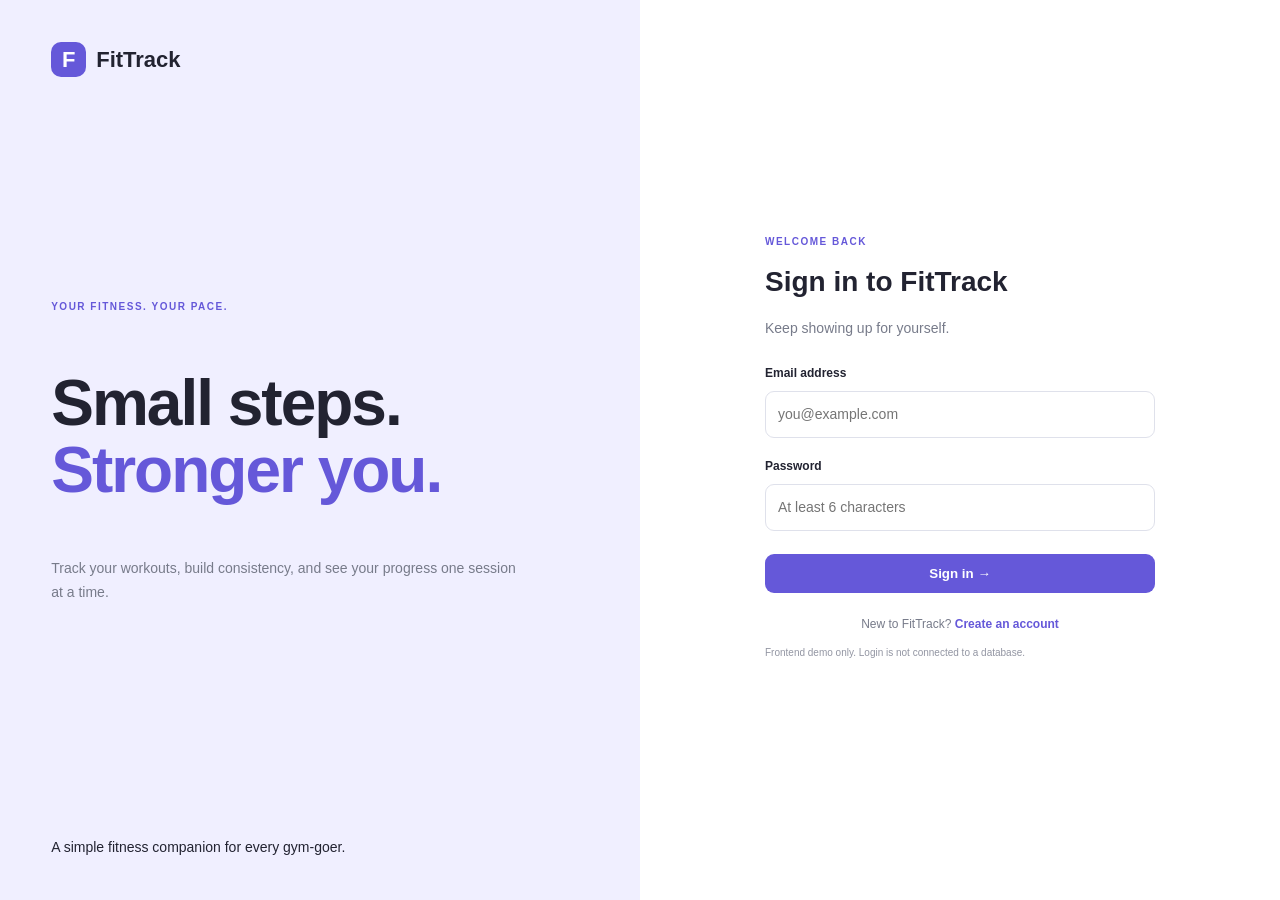
<file: project2/index.html>
<!doctype html>
<html lang="en">
  <head>
    <meta charset="utf-8" />
    <meta name="viewport" content="width=device-width, initial-scale=1" />
    <title>FitTrack | Sign In</title>
    <link rel="stylesheet" href="css/style.css" />
  </head>
  <body class="auth">
    <section class="hero">
      <a class="brand" href="index.html"><b>F</b> FitTrack</a>
      <div>
        <small>YOUR FITNESS. YOUR PACE.</small>
        <h1>Small steps.<br /><em>Stronger you.</em></h1>
        <p>Track your workouts, build consistency, and see your progress one session at a time.</p>
      </div>
      <footer>A simple fitness companion for every gym-goer.</footer>
    </section>

    <main class="authbox">
      <div class="mobilebrand">🟣 FitTrack</div>
      <small>WELCOME BACK</small>
      <h2>Sign in to FitTrack</h2>
      <p class="muted">Keep showing up for yourself.</p>

      <form id="loginForm">
        <label>Email address</label>
        <input id="email" type="email" placeholder="you@example.com" required />

        <label>Password</label>
        <input id="password" type="password" minlength="6" placeholder="At least 6 characters" required />

        <button class="primary">Sign in →</button>
      </form>

      <p class="switch">New to FitTrack? <a href="register.html">Create an account</a></p>
      <p class="note">Frontend demo only. Login is not connected to a database.</p>
    </main>

    <script src="js/app.js"></script>
  </body>
</html>
</file>
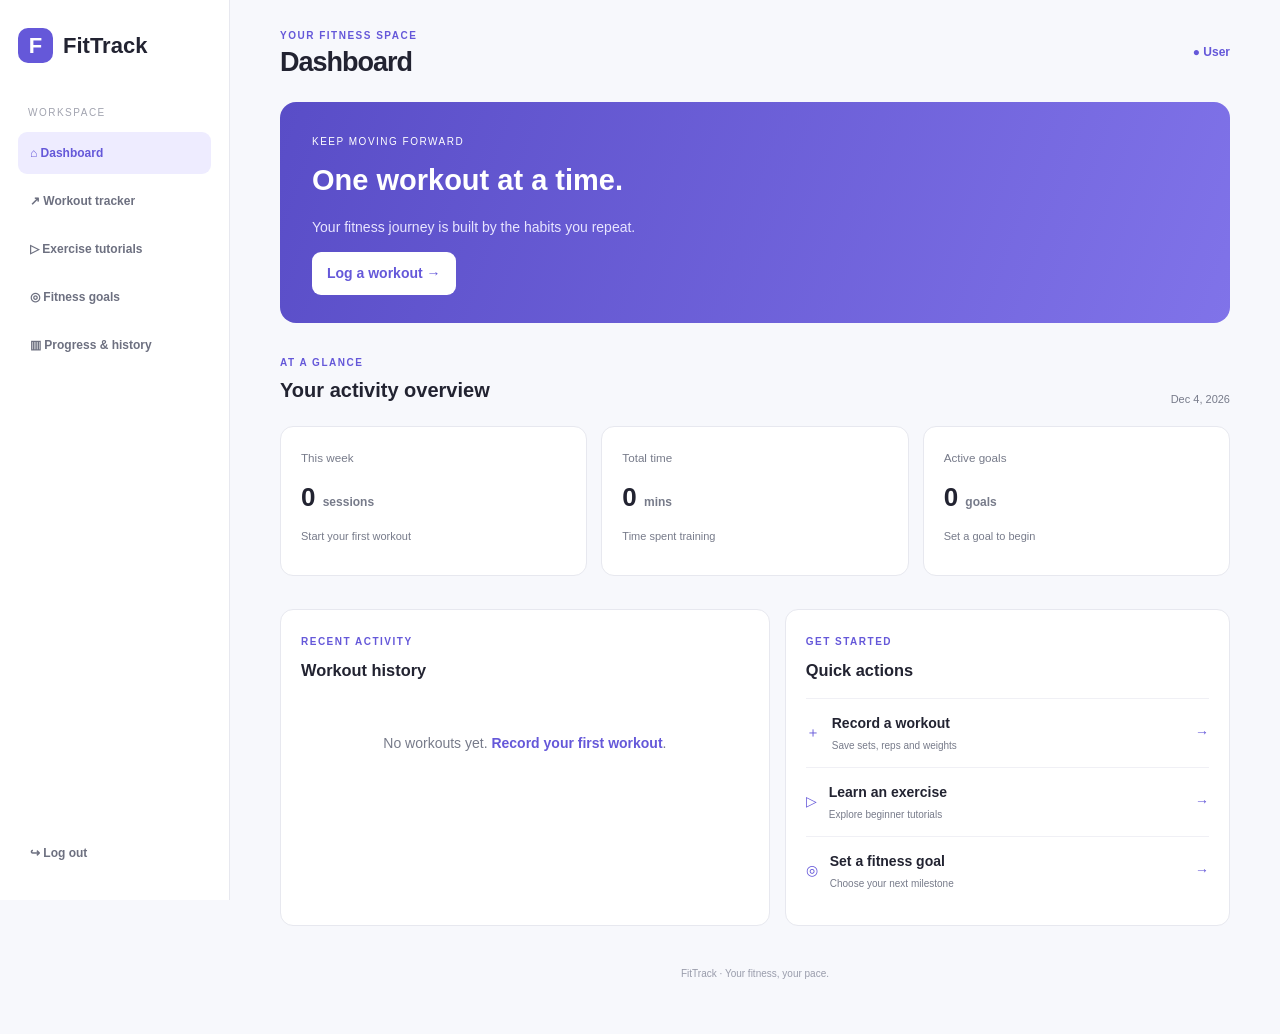
<file: project2/dashboard.html>
<!doctype html>
<html lang="en">
  <head>
    <meta charset="utf-8" />
    <meta name="viewport" content="width=device-width, initial-scale=1" />
    <title>FitTrack | Dashboard</title>
    <link rel="stylesheet" href="css/style.css" />
  </head>
  <body class="app">
    <aside class="sidebar" id="sidebar">
      <a class="brand" href="dashboard.html"><b>F</b> FitTrack</a>
      <small>WORKSPACE</small>
      <nav>
        <a class="active" href="dashboard.html">⌂ Dashboard</a>
        <a href="workouts.html">↗ Workout tracker</a>
        <a href="tutorials.html">▷ Exercise tutorials</a>
        <a href="goals.html">◎ Fitness goals</a>
        <a href="progress.html">▥ Progress & history</a>
      </nav>
      <button class="navlogout" data-logout>↪ Log out</button>
    </aside>

    <main class="main">
      <header>
        <button id="menuToggle" class="menu">☰</button>
        <div>
          <small>YOUR FITNESS SPACE</small>
          <h1>Dashboard</h1>
        </div>
        <span class="user">● <b id="displayName">User</b></span>
      </header>

      <section class="banner">
        <small>KEEP MOVING FORWARD</small>
        <h2>One workout at a time.</h2>
        <p>Your fitness journey is built by the habits you repeat.</p>
        <a class="lightbtn" href="workouts.html">Log a workout →</a>
      </section>

      <div class="sectiontitle">
        <div>
          <small>AT A GLANCE</small>
          <h2>Your activity overview</h2>
        </div>
        <span id="todayDate"></span>
      </div>

      <section class="stats">
        <article>
          <small>This week</small>
          <h2 id="workoutCount">0 <small>sessions</small></h2>
          <p>Start your first workout</p>
        </article>
        <article>
          <small>Total time</small>
          <h2 id="minuteCount">0 <small>mins</small></h2>
          <p>Time spent training</p>
        </article>
        <article>
          <small>Active goals</small>
          <h2 id="goalCount">0 <small>goals</small></h2>
          <p>Set a goal to begin</p>
        </article>
      </section>

      <section class="columns">
        <article class="panel">
          <small>RECENT ACTIVITY</small>
          <h3>Workout history</h3>
          <div id="recent" class="empty">
            No workouts yet. <a href="workouts.html">Record your first workout</a>.
          </div>
        </article>

        <article class="panel">
          <small>GET STARTED</small>
          <h3>Quick actions</h3>
          <a class="quick" href="workouts.html">
            ＋ <span><b>Record a workout</b><small>Save sets, reps and weights</small></span> →
          </a>
          <a class="quick" href="tutorials.html">
            ▷ <span><b>Learn an exercise</b><small>Explore beginner tutorials</small></span> →
          </a>
          <a class="quick" href="goals.html">
            ◎ <span><b>Set a fitness goal</b><small>Choose your next milestone</small></span> →
          </a>
        </article>
      </section>

      <footer>FitTrack · Your fitness, your pace.</footer>
    </main>

    <div class="overlay" id="logoutModal" hidden>
      <section class="modal">
        <h2>Log out of FitTrack?</h2>
        <p>Are you sure you want to log out of your account?</p>
        <button id="cancelLogout" class="secondary">No, stay here</button>
        <button id="confirmLogout" class="primary">Yes, log out</button>
      </section>
    </div>

    <script src="js/app.js"></script>
  </body>
</html>
</file>
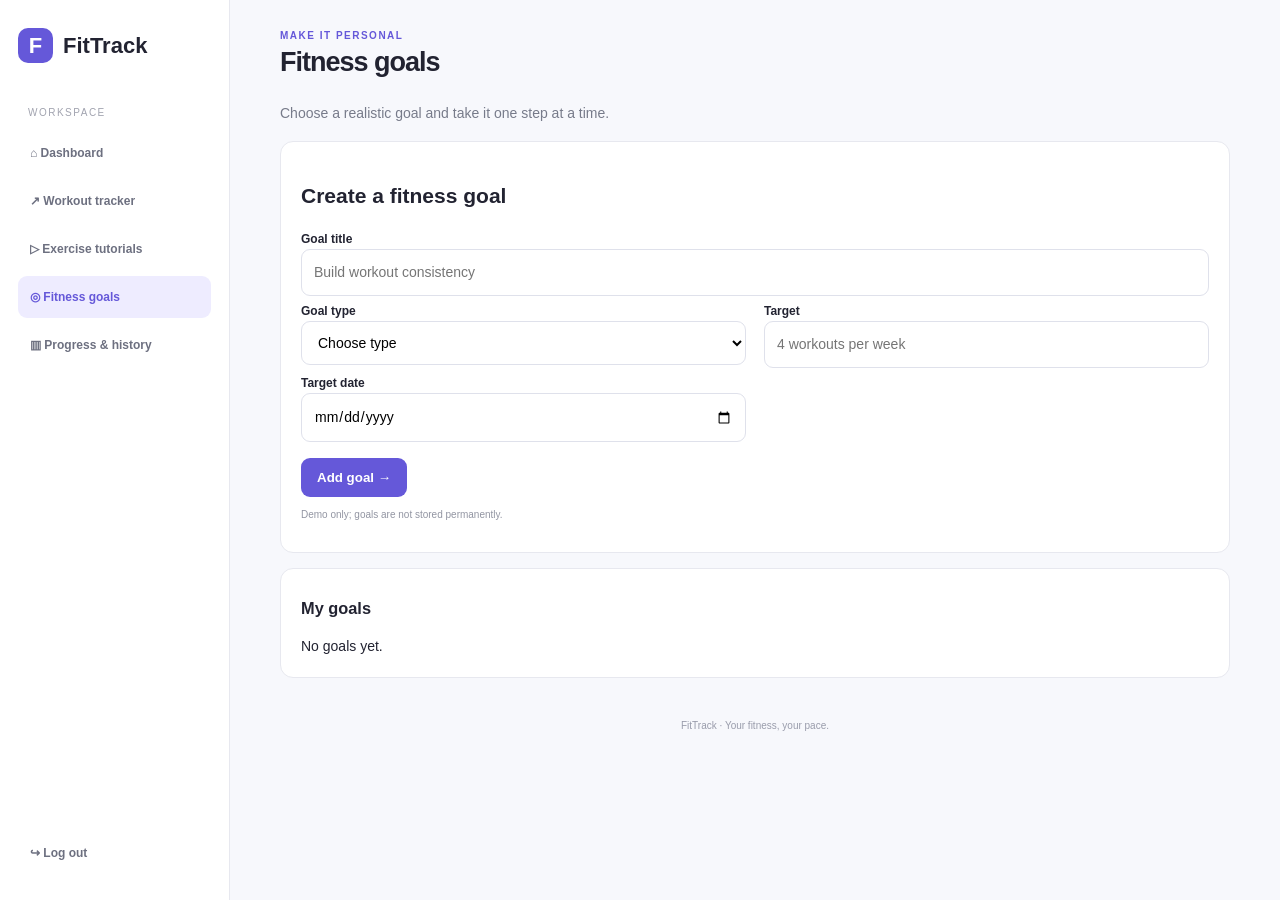
<file: project2/goals.html>
<!doctype html>
<html lang="en">
  <head>
    <meta charset="utf-8" />
    <meta name="viewport" content="width=device-width, initial-scale=1" />
    <title>FitTrack | Goals</title>
    <link rel="stylesheet" href="css/style.css" />
  </head>
  <body class="app">
    <aside class="sidebar" id="sidebar">
      <a class="brand" href="dashboard.html"><b>F</b> FitTrack</a>
      <small>WORKSPACE</small>
      <nav>
        <a href="dashboard.html">⌂ Dashboard</a>
        <a href="workouts.html">↗ Workout tracker</a>
        <a href="tutorials.html">▷ Exercise tutorials</a>
        <a class="active" href="goals.html">◎ Fitness goals</a>
        <a href="progress.html">▥ Progress & history</a>
      </nav>
      <button class="navlogout" data-logout>↪ Log out</button>
    </aside>

    <main class="main">
      <header>
        <button id="menuToggle" class="menu">☰</button>
        <div>
          <small>MAKE IT PERSONAL</small>
          <h1>Fitness goals</h1>
        </div>
      </header>

      <p class="muted">Choose a realistic goal and take it one step at a time.</p>

      <section class="panel">
        <h2>Create a fitness goal</h2>

        <form id="goalForm" class="formgrid">
          <div class="wide">
            <label>Goal title</label>
            <input id="goalTitle" required placeholder="Build workout consistency" />
          </div>

          <div>
            <label>Goal type</label>
            <select id="goalType" required>
              <option value="">Choose type</option>
              <option>Strength</option>
              <option>Weight management</option>
              <option>Endurance</option>
              <option>Consistency</option>
              <option>General fitness</option>
            </select>
          </div>

          <div>
            <label>Target</label>
            <input id="goalTarget" required placeholder="4 workouts per week" />
          </div>

          <div>
            <label>Target date</label>
            <input id="goalDate" type="date" required />
          </div>

          <div class="wide">
            <button class="primary">Add goal →</button>
            <p class="note">Demo only; goals are not stored permanently.</p>
          </div>
        </form>
      </section>

      <section class="panel">
        <h3>My goals</h3>
        <div id="goalsList" class="goalitems">No goals yet.</div>
      </section>

      <footer>FitTrack · Your fitness, your pace.</footer>
    </main>

    <div class="overlay" id="logoutModal" hidden>
      <section class="modal">
        <h2>Log out of FitTrack?</h2>
        <p>Are you sure you want to log out?</p>
        <button id="cancelLogout" class="secondary">No, stay here</button>
        <button id="confirmLogout" class="primary">Yes, log out</button>
      </section>
    </div>

    <script src="js/app.js"></script>
  </body>
</html>
</file>
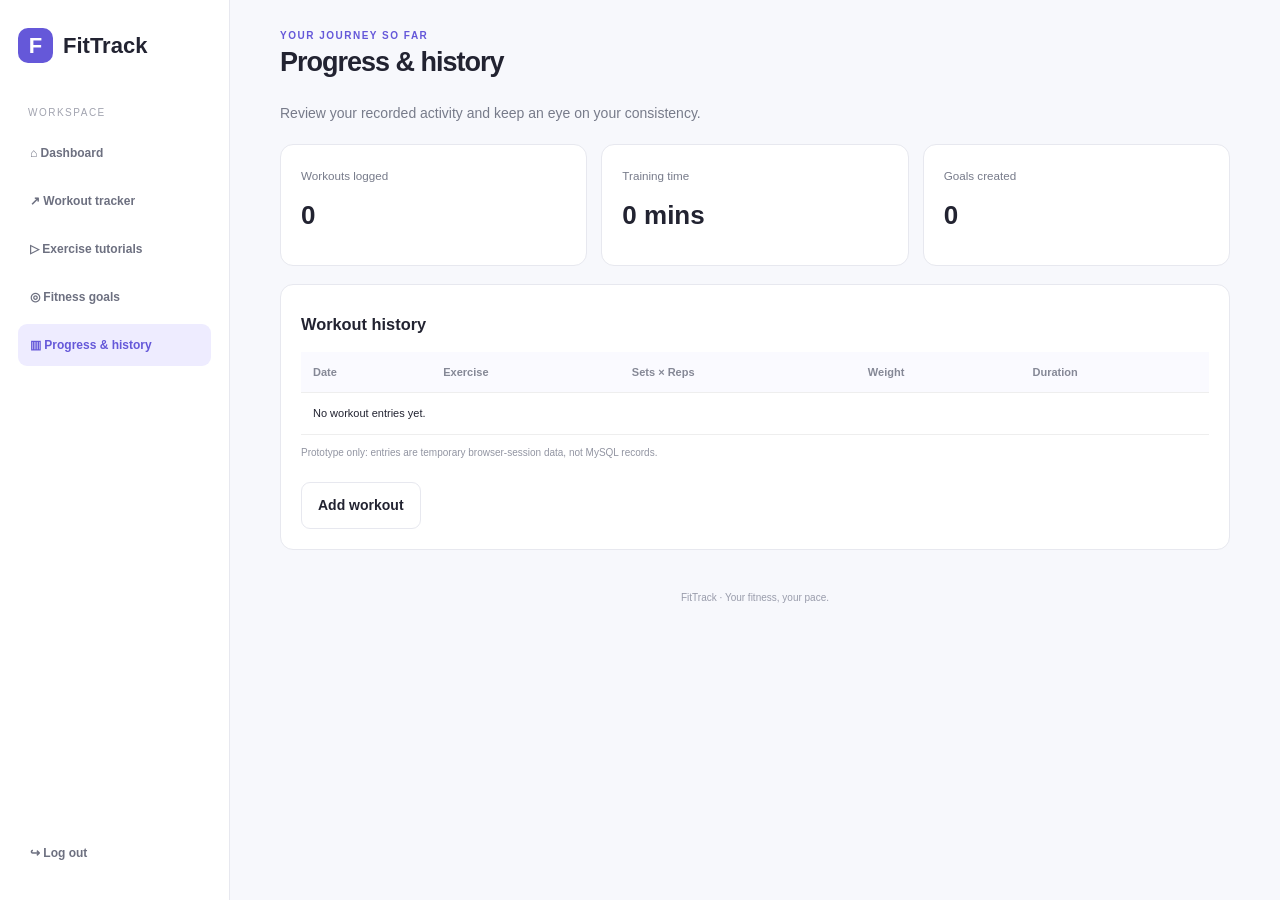
<file: project2/progress.html>
<!doctype html>
<html lang="en">
  <head>
    <meta charset="utf-8" />
    <meta name="viewport" content="width=device-width, initial-scale=1" />
    <title>FitTrack | Progress</title>
    <link rel="stylesheet" href="css/style.css" />
  </head>
  <body class="app">
    <aside class="sidebar" id="sidebar">
      <a class="brand" href="dashboard.html"><b>F</b> FitTrack</a>
      <small>WORKSPACE</small>
      <nav>
        <a href="dashboard.html">⌂ Dashboard</a>
        <a href="workouts.html">↗ Workout tracker</a>
        <a href="tutorials.html">▷ Exercise tutorials</a>
        <a href="goals.html">◎ Fitness goals</a>
        <a class="active" href="progress.html">▥ Progress & history</a>
      </nav>
      <button class="navlogout" data-logout>↪ Log out</button>
    </aside>

    <main class="main">
      <header>
        <button id="menuToggle" class="menu">☰</button>
        <div>
          <small>YOUR JOURNEY SO FAR</small>
          <h1>Progress & history</h1>
        </div>
      </header>

      <p class="muted">Review your recorded activity and keep an eye on your consistency.</p>

      <section class="stats">
        <article>
          <small>Workouts logged</small>
          <h2 id="progressCount">0</h2>
        </article>
        <article>
          <small>Training time</small>
          <h2 id="progressMinutes">0 mins</h2>
        </article>
        <article>
          <small>Goals created</small>
          <h2 id="progressGoals">0</h2>
        </article>
      </section>

      <section class="panel">
        <h3>Workout history</h3>

        <div class="tablewrap">
          <table>
            <thead>
              <tr>
                <th>Date</th>
                <th>Exercise</th>
                <th>Sets × Reps</th>
                <th>Weight</th>
                <th>Duration</th>
              </tr>
            </thead>
            <tbody id="historyRows"></tbody>
          </table>
        </div>

        <p class="note">Prototype only: entries are temporary browser-session data, not MySQL records.</p>
        <a class="secondary inline" href="workouts.html">Add workout</a>
      </section>

      <footer>FitTrack · Your fitness, your pace.</footer>
    </main>

    <div class="overlay" id="logoutModal" hidden>
      <section class="modal">
        <h2>Log out of FitTrack?</h2>
        <p>Are you sure you want to log out?</p>
        <button id="cancelLogout" class="secondary">No, stay here</button>
        <button id="confirmLogout" class="primary">Yes, log out</button>
      </section>
    </div>

    <script src="js/app.js"></script>
  </body>
</html>
</file>
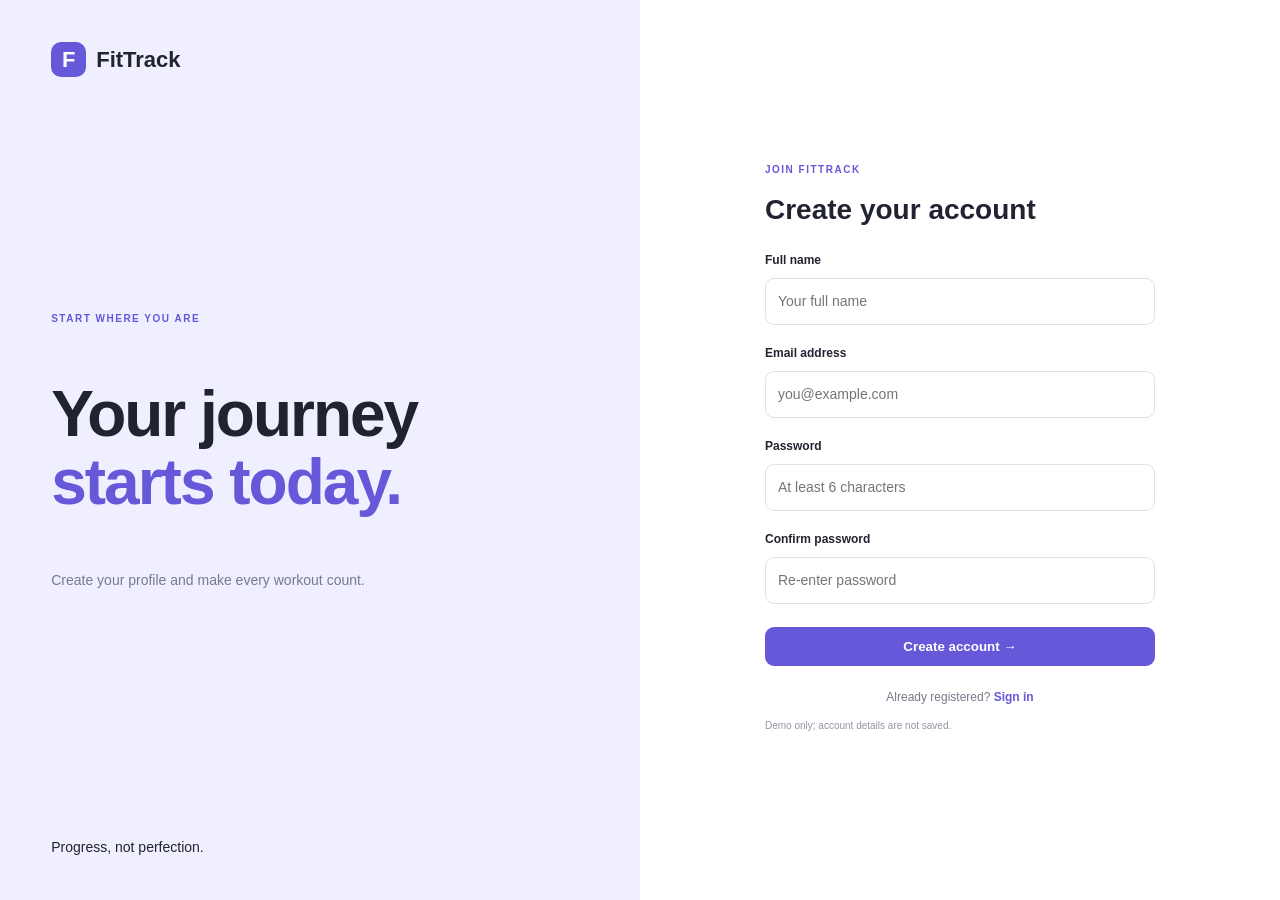
<file: project2/register.html>
<!doctype html>
<html lang="en">
  <head>
    <meta charset="utf-8" />
    <meta name="viewport" content="width=device-width, initial-scale=1" />
    <title>FitTrack | Register</title>
    <link rel="stylesheet" href="css/style.css" />
  </head>
  <body class="auth">
    <section class="hero">
      <a class="brand" href="index.html"><b>F</b> FitTrack</a>
      <div>
        <small>START WHERE YOU ARE</small>
        <h1>Your journey<br /><em>starts today.</em></h1>
        <p>Create your profile and make every workout count.</p>
      </div>
      <footer>Progress, not perfection.</footer>
    </section>

    <main class="authbox">
      <div class="mobilebrand">🟣 FitTrack</div>
      <small>JOIN FITTRACK</small>
      <h2>Create your account</h2>

      <form id="registerForm">
        <label>Full name</label>
        <input id="name" required placeholder="Your full name" />

        <label>Email address</label>
        <input id="regEmail" type="email" required placeholder="you@example.com" />

        <label>Password</label>
        <input id="regPass" type="password" minlength="6" required placeholder="At least 6 characters" />

        <label>Confirm password</label>
        <input id="confirmPass" type="password" minlength="6" required placeholder="Re-enter password" />

        <button class="primary">Create account →</button>
      </form>

      <p class="switch">Already registered? <a href="index.html">Sign in</a></p>
      <p class="note">Demo only; account details are not saved.</p>
    </main>

    <script src="js/app.js"></script>
  </body>
</html>
</file>
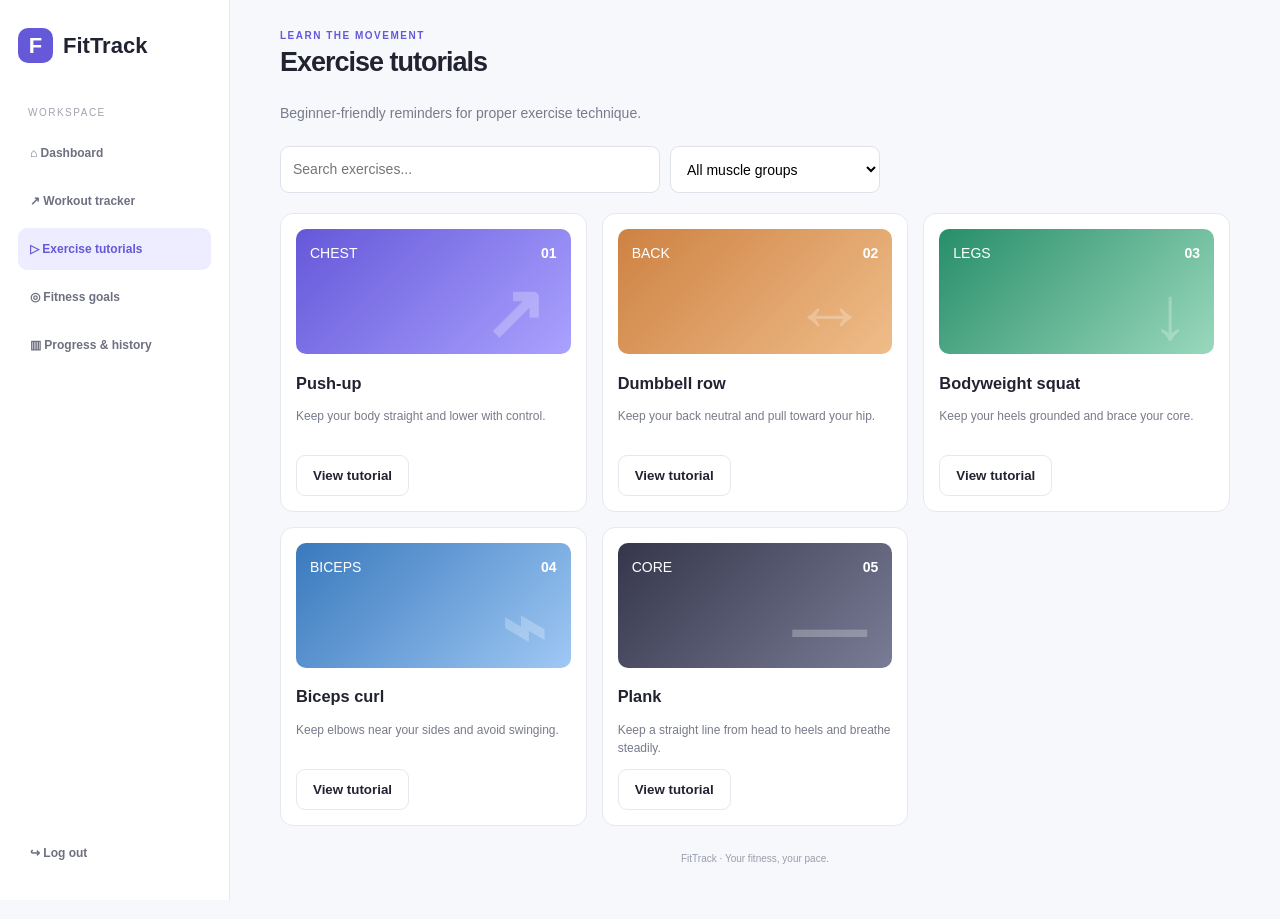
<file: project2/tutorials.html>
<!doctype html>
<html lang="en">
  <head>
    <meta charset="utf-8" />
    <meta name="viewport" content="width=device-width, initial-scale=1" />
    <title>FitTrack | Tutorials</title>
    <link rel="stylesheet" href="css/style.css" />
  </head>
  <body class="app">
    <aside class="sidebar" id="sidebar">
      <a class="brand" href="dashboard.html"><b>F</b> FitTrack</a>
      <small>WORKSPACE</small>
      <nav>
        <a href="dashboard.html">⌂ Dashboard</a>
        <a href="workouts.html">↗ Workout tracker</a>
        <a class="active" href="tutorials.html">▷ Exercise tutorials</a>
        <a href="goals.html">◎ Fitness goals</a>
        <a href="progress.html">▥ Progress & history</a>
      </nav>
      <button class="navlogout" data-logout>↪ Log out</button>
    </aside>

    <main class="main">
      <header>
        <button id="menuToggle" class="menu">☰</button>
        <div>
          <small>LEARN THE MOVEMENT</small>
          <h1>Exercise tutorials</h1>
        </div>
      </header>

      <p class="muted">Beginner-friendly reminders for proper exercise technique.</p>

      <div class="filters">
        <input id="tutorialSearch" placeholder="Search exercises..." />
        <select id="categoryFilter">
          <option value="all">All muscle groups</option>
          <option>Chest</option>
          <option>Back</option>
          <option>Legs</option>
          <option>Biceps</option>
          <option>Core</option>
        </select>
      </div>

      <section class="cards" id="tutorialGrid">
        <article data-category="Chest" data-name="push-up">
          <div class="visual purplebg">CHEST <strong>01</strong><b>↗</b></div>
          <h3>Push-up</h3>
          <p>Keep your body straight and lower with control.</p>
          <button class="secondary video-demo" data-exercise="Push-up">View tutorial</button>
        </article>

        <article data-category="Back" data-name="dumbbell row">
          <div class="visual orangebg">BACK <strong>02</strong><b>↔</b></div>
          <h3>Dumbbell row</h3>
          <p>Keep your back neutral and pull toward your hip.</p>
          <button class="secondary video-demo" data-exercise="Dumbbell row">View tutorial</button>
        </article>

        <article data-category="Legs" data-name="squat">
          <div class="visual greenbg">LEGS <strong>03</strong><b>↓</b></div>
          <h3>Bodyweight squat</h3>
          <p>Keep your heels grounded and brace your core.</p>
          <button class="secondary video-demo" data-exercise="Bodyweight squat">View tutorial</button>
        </article>

        <article data-category="Biceps" data-name="biceps curl">
          <div class="visual bluebg">BICEPS <strong>04</strong><b>⌁</b></div>
          <h3>Biceps curl</h3>
          <p>Keep elbows near your sides and avoid swinging.</p>
          <button class="secondary video-demo" data-exercise="Biceps curl">View tutorial</button>
        </article>

        <article data-category="Core" data-name="plank">
          <div class="visual darkbg">CORE <strong>05</strong><b>—</b></div>
          <h3>Plank</h3>
          <p>Keep a straight line from head to heels and breathe steadily.</p>
          <button class="secondary video-demo" data-exercise="Plank">View tutorial</button>
        </article>
      </section>

      <footer>FitTrack · Your fitness, your pace.</footer>
    </main>

    <div class="overlay" id="logoutModal" hidden>
      <section class="modal">
        <h2>Log out of FitTrack?</h2>
        <p>Are you sure you want to log out?</p>
        <button id="cancelLogout" class="secondary">No, stay here</button>
        <button id="confirmLogout" class="primary">Yes, log out</button>
      </section>
    </div>

    <script src="js/app.js"></script>
  </body>
</html>
</file>
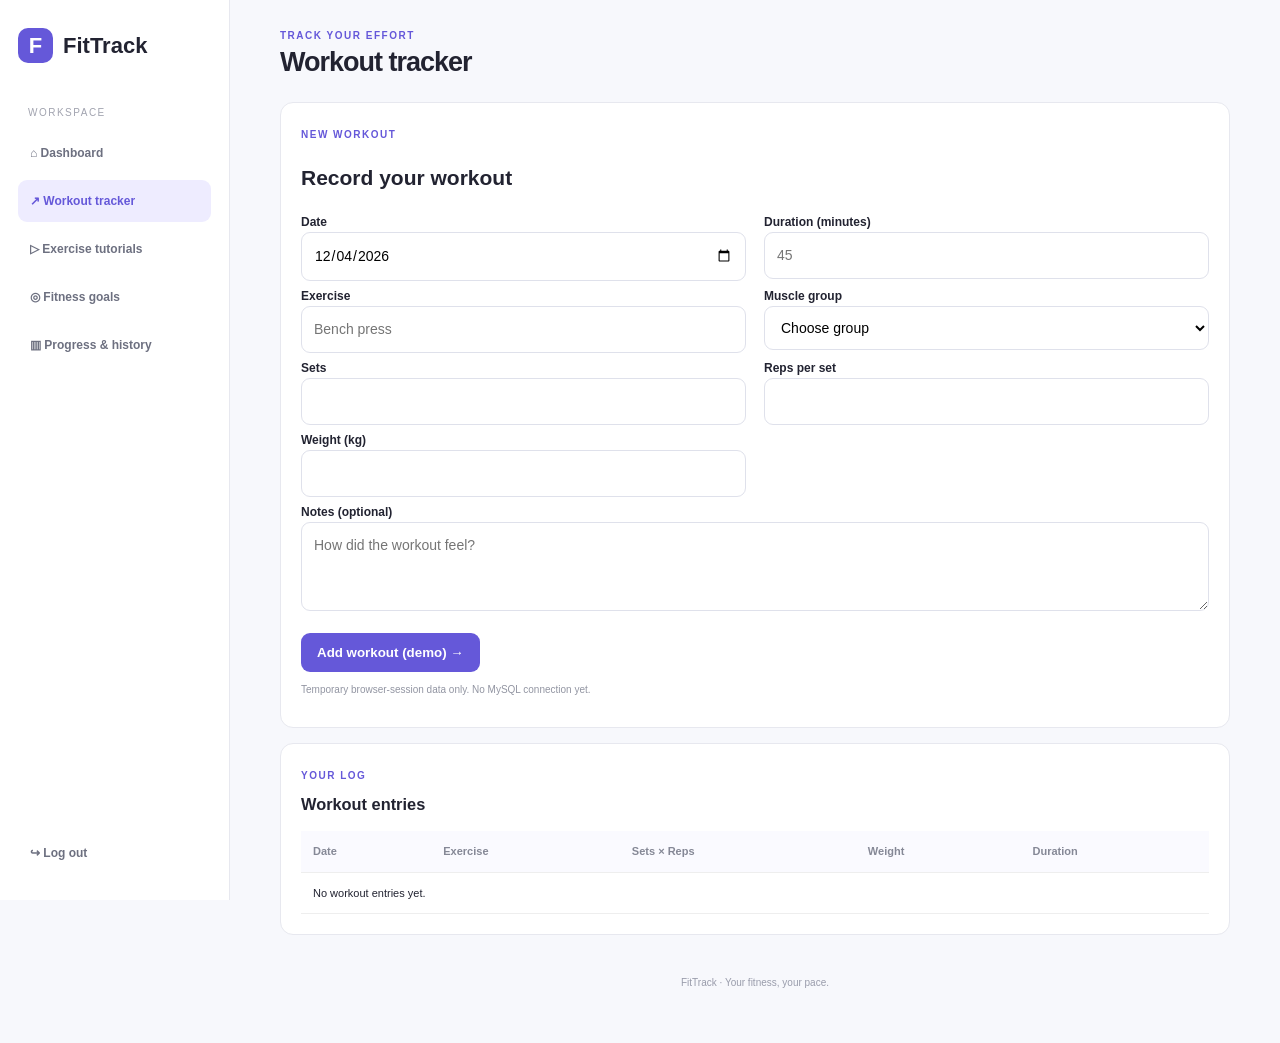
<file: project2/workouts.html>
<!doctype html>
<html lang="en">
  <head>
    <meta charset="utf-8" />
    <meta name="viewport" content="width=device-width, initial-scale=1" />
    <title>FitTrack | Workouts</title>
    <link rel="stylesheet" href="css/style.css" />
  </head>
  <body class="app">
    <aside class="sidebar" id="sidebar">
      <a class="brand" href="dashboard.html"><b>F</b> FitTrack</a>
      <small>WORKSPACE</small>
      <nav>
        <a href="dashboard.html">⌂ Dashboard</a>
        <a class="active" href="workouts.html">↗ Workout tracker</a>
        <a href="tutorials.html">▷ Exercise tutorials</a>
        <a href="goals.html">◎ Fitness goals</a>
        <a href="progress.html">▥ Progress & history</a>
      </nav>
      <button class="navlogout" data-logout>↪ Log out</button>
    </aside>

    <main class="main">
      <header>
        <button id="menuToggle" class="menu">☰</button>
        <div>
          <small>TRACK YOUR EFFORT</small>
          <h1>Workout tracker</h1>
        </div>
      </header>

      <section class="panel">
        <small>NEW WORKOUT</small>
        <h2>Record your workout</h2>

        <form id="workoutForm" class="formgrid">
          <div>
            <label>Date</label>
            <input id="date" type="date" required />
          </div>
          <div>
            <label>Duration (minutes)</label>
            <input id="duration" type="number" min="1" required placeholder="45" />
          </div>
          <div>
            <label>Exercise</label>
            <input id="exercise" required placeholder="Bench press" />
          </div>
          <div>
            <label>Muscle group</label>
            <select id="muscle" required>
              <option value="">Choose group</option>
              <option>Chest</option>
              <option>Back</option>
              <option>Shoulders</option>
              <option>Biceps</option>
              <option>Triceps</option>
              <option>Legs</option>
              <option>Core</option>
              <option>Full body</option>
            </select>
          </div>
          <div>
            <label>Sets</label>
            <input id="sets" type="number" min="1" required />
          </div>
          <div>
            <label>Reps per set</label>
            <input id="reps" type="number" min="1" required />
          </div>
          <div>
            <label>Weight (kg)</label>
            <input id="weight" type="number" min="0" step=".5" required />
          </div>
          <div class="wide">
            <label>Notes (optional)</label>
            <textarea id="notes" rows="3" placeholder="How did the workout feel?"></textarea>
          </div>
          <div class="wide">
            <button class="primary">Add workout (demo) →</button>
            <p class="note">Temporary browser-session data only. No MySQL connection yet.</p>
          </div>
        </form>
      </section>

      <section class="panel">
        <small>YOUR LOG</small>
        <h3>Workout entries</h3>

        <div class="tablewrap">
          <table>
            <thead>
              <tr>
                <th>Date</th>
                <th>Exercise</th>
                <th>Sets × Reps</th>
                <th>Weight</th>
                <th>Duration</th>
              </tr>
            </thead>
            <tbody id="workoutRows"></tbody>
          </table>
        </div>
      </section>

      <footer>FitTrack · Your fitness, your pace.</footer>
    </main>

    <div class="overlay" id="logoutModal" hidden>
      <section class="modal">
        <h2>Log out of FitTrack?</h2>
        <p>Are you sure you want to log out?</p>
        <button id="cancelLogout" class="secondary">No, stay here</button>
        <button id="confirmLogout" class="primary">Yes, log out</button>
      </section>
    </div>

    <script src="js/app.js"></script>
  </body>
</html>
</file>
<file: project2/css/style.css>
:root {
  --ink: #222331;
  --muted: #777b8a;
  --line: #e7e8ef;
  --bg: #f7f8fc;
  --purple: #6558d9;
}

* {
  box-sizing: border-box;
}

body {
  margin: 0;
  font: 14px/1.5 Arial, sans-serif;
  color: var(--ink);
  background: var(--bg);
}

a {
  text-decoration: none;
  color: inherit;
}

.brand {
  display: flex;
  align-items: center;
  gap: 10px;
  font-size: 22px;
  font-weight: bold;
}

.brand b {
  display: grid;
  place-items: center;
  background: var(--purple);
  color: white;
  border-radius: 10px;
  width: 35px;
  height: 35px;
}

.auth {
  min-height: 100vh;
  background: white;
  display: grid;
  grid-template-columns: 1fr 1fr;
}

.hero {
  background: #f0efff;
  padding: 42px 8%;
  display: flex;
  flex-direction: column;
  justify-content: space-between;
}

.hero > div {
  max-width: 480px;
}

.hero small,
.authbox > small,
header small,
.sectiontitle small,
.panel > small {
  font-size: 10px;
  letter-spacing: 1.5px;
  font-weight: bold;
  color: var(--purple);
}

h1 {
  font-size: clamp(40px, 5vw, 65px);
  line-height: 1.05;
  letter-spacing: -2px;
}

em {
  font-style: normal;
  color: var(--purple);
}

.hero p,
.muted {
  color: var(--muted);
  line-height: 1.7;
}

.authbox {
  width: min(390px, 85%);
  margin: auto;
}

.authbox h2 {
  font-size: 28px;
  margin: 10px 0;
}

.authbox form,
.formgrid {
  display: grid;
  gap: 9px;
}

.authbox label,
.formgrid label {
  font-size: 12px;
  font-weight: bold;
  margin-top: 10px;
}

.authbox input,
.formgrid input,
.formgrid select,
.formgrid textarea,
.filters input,
.filters select {
  width: 100%;
  border: 1px solid #dfe1eb;
  border-radius: 9px;
  padding: 12px;
  background: white;
  font: inherit;
  outline: none;
}

.authbox input:focus,
.formgrid input:focus,
.formgrid select:focus,
.filters input:focus {
  border-color: var(--purple);
}

.primary,
.secondary {
  border: 0;
  border-radius: 9px;
  padding: 12px 16px;
  font-weight: bold;
  cursor: pointer;
  display: inline-block;
}

.primary {
  background: var(--purple);
  color: white;
}

.authbox .primary {
  margin-top: 14px;
}

.secondary {
  background: white;
  border: 1px solid var(--line);
  color: var(--ink);
}

.switch {
  text-align: center;
  color: var(--muted);
  font-size: 12px;
  margin-top: 22px;
}

.switch a {
  color: var(--purple);
  font-weight: bold;
}

.note {
  font-size: 10px;
  color: #9295a2;
}

.mobilebrand {
  display: none;
}

.app {
  min-height: 100vh;
}

.sidebar {
  position: fixed;
  inset: 0 auto 0 0;
  width: 230px;
  background: white;
  border-right: 1px solid var(--line);
  padding: 28px 18px;
  display: flex;
  flex-direction: column;
  z-index: 5;
}

.sidebar > .brand {
  margin-bottom: 42px;
}

.sidebar > small {
  color: #a1a3af;
  font-size: 10px;
  letter-spacing: 1.5px;
  margin: 0 0 12px 10px;
}

.sidebar nav {
  display: grid;
  gap: 6px;
}

.sidebar nav a,
.navlogout {
  padding: 12px;
  border-radius: 9px;
  color: #6d7080;
  font-weight: bold;
  font-size: 12px;
}

.sidebar nav a.active,
.sidebar nav a:hover {
  background: #eeecff;
  color: var(--purple);
}

.navlogout {
  border: 0;
  background: transparent;
  text-align: left;
  cursor: pointer;
  margin-top: auto;
}

.main {
  margin-left: 230px;
  padding: 28px clamp(18px, 4vw, 50px);
  max-width: 1500px;
}

header {
  display: flex;
  align-items: center;
  gap: 13px;
  margin-bottom: 26px;
}

header h1 {
  font-size: 27px;
  letter-spacing: -1px;
  margin: 0;
}

header > div {
  flex: 1;
}

header small {
  display: block;
  margin-bottom: 5px;
}

.user {
  font-size: 12px;
  color: var(--purple);
}

.menu {
  display: none;
}

.banner {
  padding: 28px 32px;
  border-radius: 16px;
  background: linear-gradient(110deg, #594dc7, #8073e9);
  color: white;
}

.banner small {
  letter-spacing: 1.5px;
  font-size: 10px;
}

.banner h2 {
  font-size: 29px;
  margin: 8px 0;
}

.banner p {
  color: #e8e5ff;
}

.lightbtn {
  display: inline-block;
  background: white;
  color: var(--purple);
  border-radius: 9px;
  padding: 11px 15px;
  font-weight: bold;
}

.sectiontitle {
  display: flex;
  justify-content: space-between;
  align-items: end;
  margin: 28px 0 14px;
}

.sectiontitle h2 {
  margin: 3px 0;
  font-size: 20px;
}

.sectiontitle span {
  font-size: 11px;
  color: var(--muted);
}

.stats {
  display: grid;
  grid-template-columns: repeat(3, minmax(0, 1fr));
  gap: 14px;
  margin: 18px 0;
}

.stats article,
.panel {
  background: white;
  border: 1px solid var(--line);
  border-radius: 13px;
  padding: 20px;
}

.stats article > small {
  color: var(--muted);
}

.stats h2 {
  font-size: 26px;
  margin: 10px 0;
}

.stats h2 small {
  font-size: 12px;
  color: var(--muted);
}

.stats p {
  font-size: 11px;
  color: var(--muted);
}

.columns {
  display: grid;
  grid-template-columns: 1.1fr 1fr;
  gap: 15px;
}

.panel {
  margin: 15px 0;
}

.panel h2 {
  font-size: 21px;
}

.panel h3 {
  margin: 7px 0 15px;
}

.empty {
  padding: 35px 10px;
  color: var(--muted);
  text-align: center;
}

.empty a {
  color: var(--purple);
  font-weight: bold;
}

.quick {
  display: flex;
  gap: 12px;
  align-items: center;
  padding: 14px 0;
  border-top: 1px solid #f0f0f5;
  color: var(--purple);
}

.quick span {
  flex: 1;
  color: var(--ink);
}

.quick b,
.quick small {
  display: block;
}

.quick small {
  font-size: 10px;
  color: var(--muted);
  margin-top: 4px;
}

.main footer {
  text-align: center;
  color: #999cab;
  font-size: 10px;
  padding: 25px;
}

.formgrid {
  grid-template-columns: 1fr 1fr;
  gap: 4px 18px;
}

.formgrid > div {
  min-width: 0;
}

.formgrid .wide {
  grid-column: 1 / -1;
}

.formgrid button {
  margin-top: 12px;
}

.tablewrap {
  overflow-x: auto;
}

table {
  width: 100%;
  border-collapse: collapse;
  font-size: 11px;
}

th,
td {
  text-align: left;
  padding: 12px;
  border-bottom: 1px solid #eee;
  white-space: nowrap;
}

th {
  color: #858896;
  background: #fafaff;
}

.filters {
  display: flex;
  gap: 10px;
  margin: 20px 0;
}

.filters input {
  max-width: 380px;
}

.filters select {
  max-width: 210px;
}

.cards {
  display: grid;
  grid-template-columns: repeat(3, minmax(0, 1fr));
  gap: 15px;
}

.cards article {
  background: white;
  border: 1px solid var(--line);
  border-radius: 13px;
  padding: 15px;
}

.cards h3 {
  margin-bottom: 4px;
}

.cards p {
  color: var(--muted);
  font-size: 12px;
  min-height: 36px;
}

.visual {
  height: 125px;
  border-radius: 10px;
  padding: 14px;
  color: white;
  display: flex;
  justify-content: space-between;
  position: relative;
}

.visual b {
  position: absolute;
  right: 25px;
  bottom: -15px;
  font-size: 75px;
  opacity: 0.25;
}

.purplebg {
  background: linear-gradient(135deg, #6558d9, #aaa2ff);
}

.orangebg {
  background: linear-gradient(135deg, #ce8242, #efbd8a);
}

.greenbg {
  background: linear-gradient(135deg, #278e6a, #9ad8bc);
}

.bluebg {
  background: linear-gradient(135deg, #3979bd, #9fc8f4);
}

.darkbg {
  background: linear-gradient(135deg, #35364b, #7a7c96);
}

.goalitems article {
  border: 1px solid var(--line);
  border-radius: 9px;
  padding: 13px;
  margin: 9px 0;
}

.goalitems p {
  font-size: 11px;
  color: var(--muted);
}

.overlay {
  position: fixed;
  inset: 0;
  background: #15152688;
  z-index: 20;
  display: grid;
  place-items: center;
  padding: 20px;
}

.overlay[hidden] {
  display: none;
}

.modal {
  background: white;
  border-radius: 15px;
  padding: 28px;
  max-width: 390px;
  width: 100%;
  text-align: center;
}

.modal h2 {
  font-size: 21px;
}

.modal p {
  color: var(--muted);
  font-size: 12px;
  margin-bottom: 22px;
}

.inline {
  margin-top: 12px;
}

@media (max-width: 950px) {
  .sidebar {
    width: 205px;
  }

  .main {
    margin-left: 205px;
  }

  .columns {
    grid-template-columns: 1fr;
  }

  .cards {
    grid-template-columns: repeat(2, minmax(0, 1fr));
  }
}

@media (max-width: 650px) {
  .auth {
    grid-template-columns: 1fr;
  }

  .hero {
    display: none;
  }

  .authbox {
    padding: 35px 0;
  }

  .mobilebrand {
    display: block;
    font-size: 20px;
    font-weight: bold;
    margin-bottom: 38px;
  }

  .sidebar {
    transform: translateX(-105%);
    transition: 0.2s;
    width: 240px;
    box-shadow: 0 10px 30px #0001;
  }

  .sidebar.open {
    transform: translateX(0);
  }

  .main {
    margin: 0;
    padding: 20px 14px;
  }

  .menu {
    display: block;
    border: 1px solid var(--line);
    background: white;
    border-radius: 7px;
    padding: 8px 10px;
  }

  .user {
    display: none;
  }

  .banner {
    padding: 22px;
  }

  .banner h2 {
    font-size: 24px;
  }

  .stats {
    grid-template-columns: 1fr 1fr;
    gap: 9px;
  }

  .stats article {
    padding: 14px;
  }

  .formgrid {
    grid-template-columns: 1fr;
  }

  .formgrid .wide {
    grid-column: auto;
  }

  .cards {
    grid-template-columns: 1fr;
  }

  .filters {
    flex-direction: column;
  }

  .filters input,
  .filters select {
    max-width: none;
  }

  .modal button {
    margin: 4px;
  }

  .sectiontitle h2 {
    font-size: 17px;
  }
}
</file>
